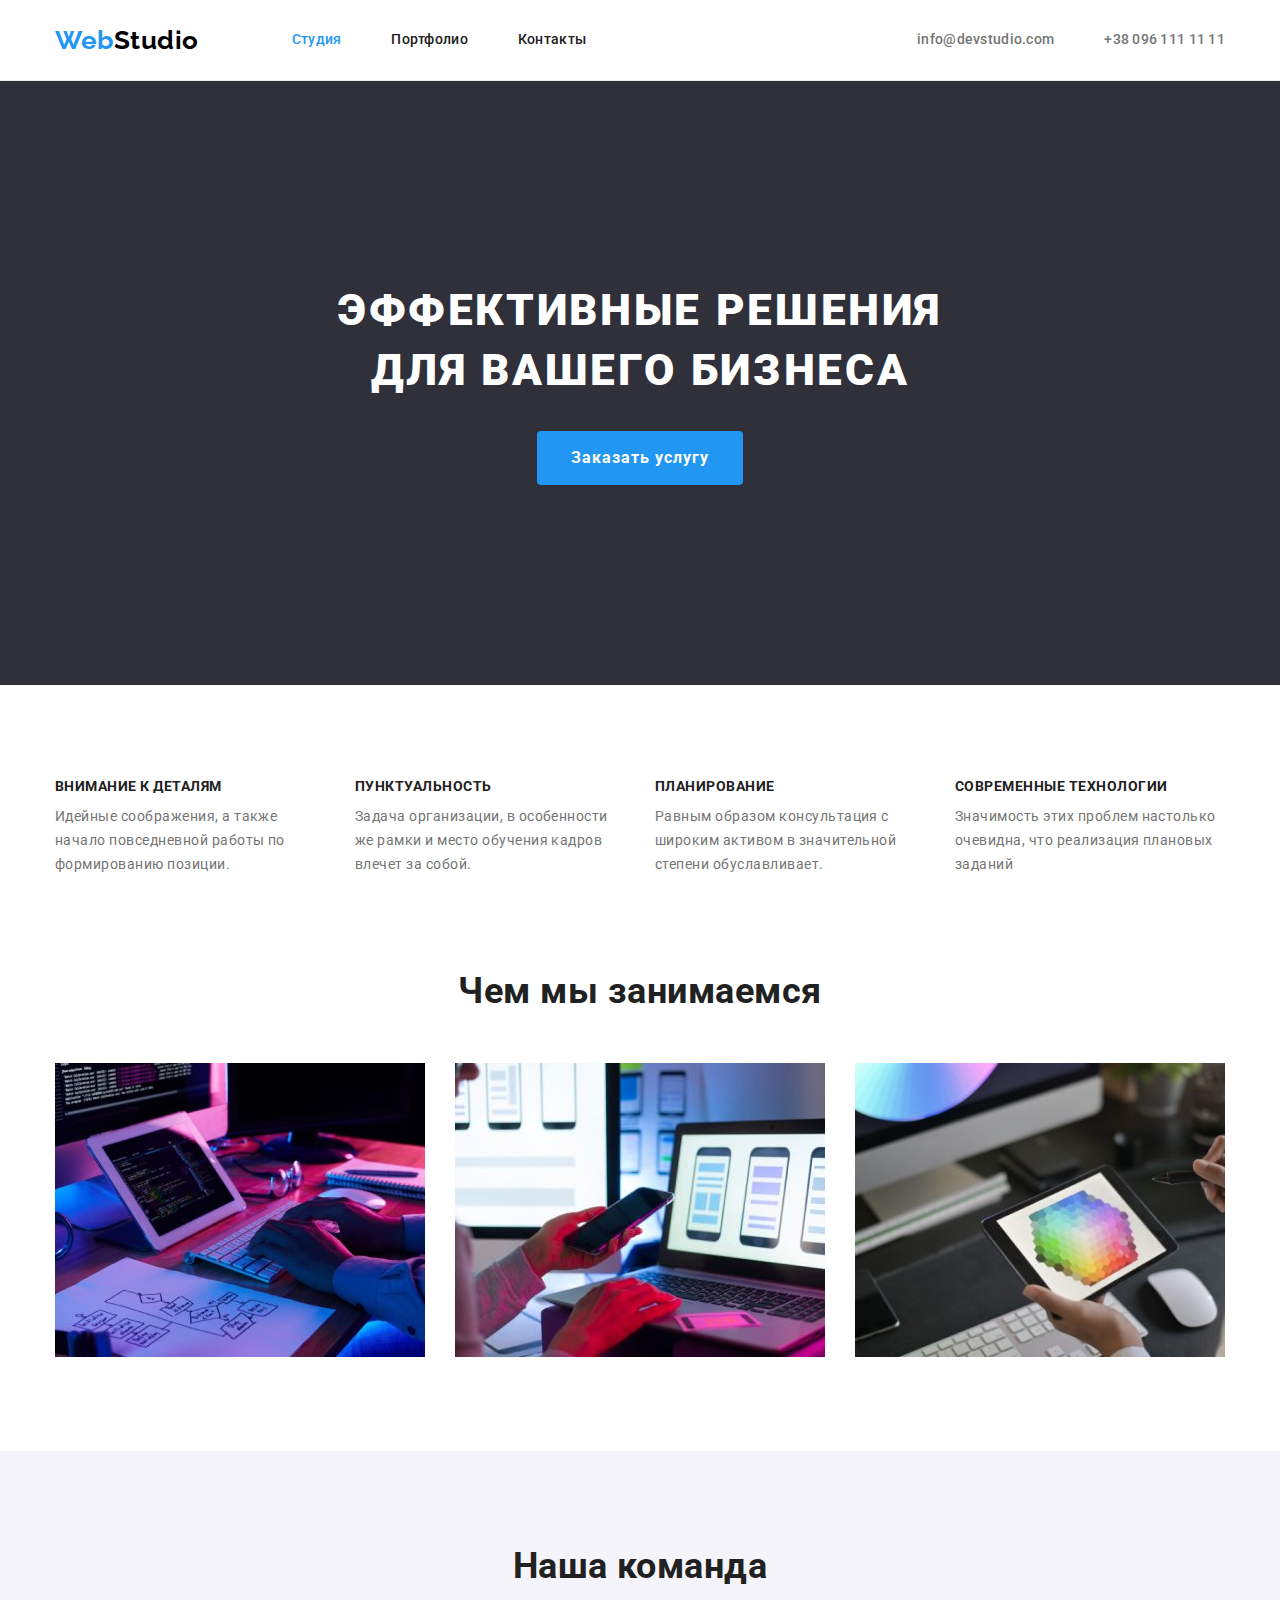
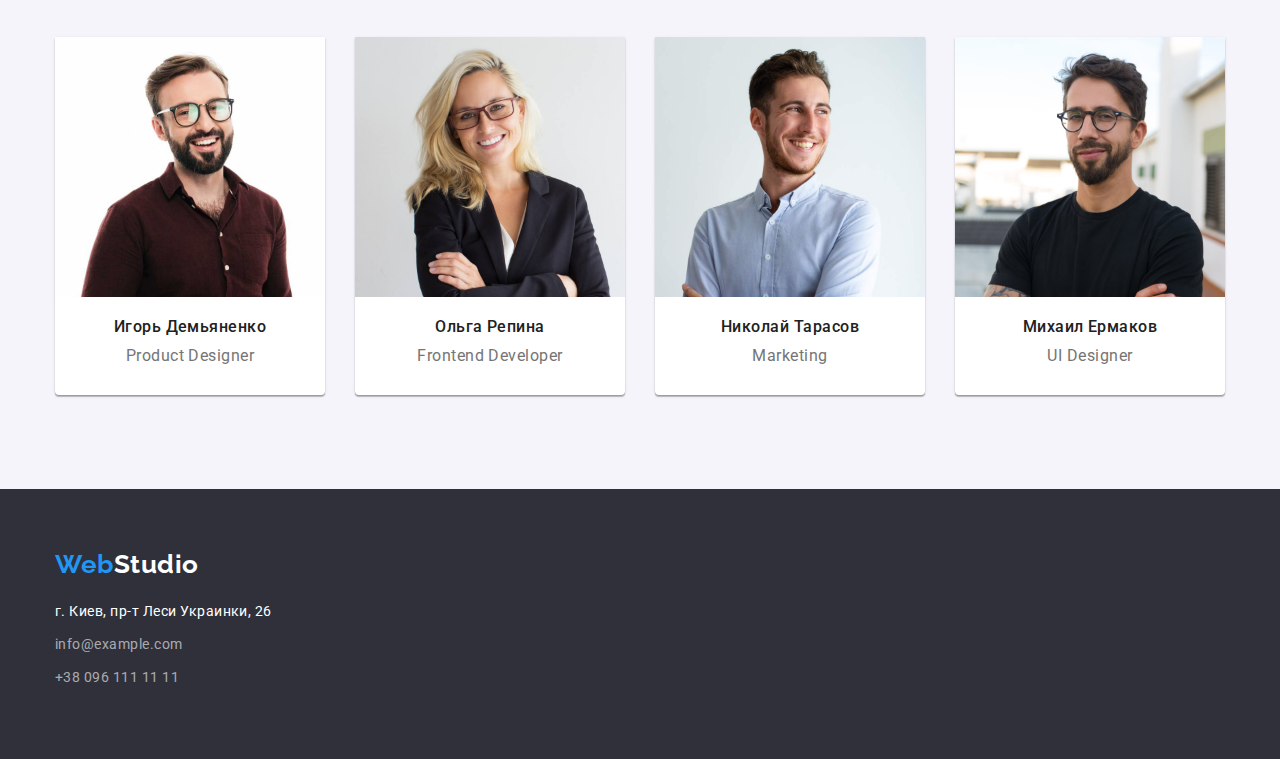
<file: index.html>
<!DOCTYPE html>
<html lang="ru">
  <head>
    <meta charset="UTF-8" />
    <meta http-equiv="X-UA-Compatible" content="IE=edge" />
    <meta name="viewport" content="width=device-width, initial-scale=1.0" />
    <title>goit-markup-hw-03</title>
    <link rel="preconnect" href="https://fonts.googleapis.com" />
    <link
      href="https://fonts.googleapis.com/css2?family=Raleway:wght@700&family=Roboto:wght@400;500;700;900&display=swap"
      rel="stylesheet"
    />
    <link
      rel="stylesheet"
      href="https://cdnjs.cloudflare.com/ajax/libs/modern-normalize/1.1.0/modern-normalize.min.css"
    />
    <link rel="stylesheet" href="./css/styles.css" />
  </head>
  <body>
    <header class="page-heared">
      <div class="container main-nav">
        <nav class="main-nav-menu">
          <a href="/" class="logo"><span>Web</span>Studio</a>
          <ul class="site-nav list">
            <li class="item"><a href="/" class="link current">Студия</a></li>
            <li class="item">
              <a href="./portfolio.html" class="link">Портфолио</a>
            </li>
            <li class="item"><a href="" class="link">Контакты</a></li>
          </ul>
        </nav>
        <ul class="info-nav list">
          <li class="item">
            <a href="mailto:info@devstudio.com" class="link"
              >info@devstudio.com</a
            >
          </li>
          <li class="item">
            <a href="tel:+380961111111" class="link">+38 096 111 11 11</a>
          </li>
        </ul>
      </div>
    </header>
    <main>
      <section class="hero">
        <h1 class="hero-title">Эффективные решения для вашего бизнеса</h1>
        <button type="button" class="button primary">Заказать услугу</button>
      </section>
      <section class="features">
        <div class="container">
          <h2 class="visually-hidden" hidden>
            Эффективные решения для бизнеса
          </h2>
          <ul class="list features-list">
            <li class="item">
              <h3 class="title">Внимание к деталям</h3>
              <p class="features-text">
                Идейные соображения, а также начало повседневной работы по
                формированию позиции.
              </p>
            </li>
            <li class="item">
              <h3 class="title">Пунктуальность</h3>
              <p class="features-text">
                Задача организации, в особенности же рамки и место обучения
                кадров влечет за собой.
              </p>
            </li>
            <li class="item">
              <h3 class="title">Планирование</h3>
              <p class="features-text">
                Равным образом консультация с широким активом в значительной
                степени обуславливает.
              </p>
            </li>
            <li class="item">
              <h3 class="title">Современные технологии</h3>
              <p class="features-text">
                Значимость этих проблем настолько очевидна, что реализация
                плановых заданий
              </p>
            </li>
          </ul>
        </div>
      </section>
      <section class="section">
        <div class="container">
          <h2 class="section-title">Чем мы занимаемся</h2>
          <ul class="work list">
            <li class="work-item">
              <img
                src="images/work1_keybord.jpg"
                alt="Человек пишет код за компьютером"
                width="370"
              />
            </li>
            <li class="work-item">
              <img
                src="images/work2_laptop.jpg"
                alt="Девушка разрабатівает дизайн для смартфона"
                width="370"
              />
            </li>
            <li class="work-item">
              <img
                src="images/work3_tablet.jpg"
                alt="Человек выбирает цвет на IPad"
                width="370"
              />
            </li>
          </ul>
        </div>
      </section>
      <section class="section team">
        <div class="container">
          <h2 class="section-title">Наша команда</h2>
          <ul class="team list">
            <li class="team-member">
              <img
                src="images/Игорь.jpg"
                alt="Игорь Демьяненко"
                width="270"
                class="pic-margine-bottom"
              />
              <h3 class="team-member-heading">Игорь Демьяненко</h3>
              <span>Product Designer</span>
            </li>
            <li class="team-member">
              <img
                src="images/Ольга.jpg"
                alt="Ольга Репина"
                width="270"
                class="pic-margine-bottom"
              />
              <h3 class="team-member-heading">Ольга Репина</h3>
              <span>Frontend Developer</span>
            </li>
            <li class="team-member">
              <img
                src="images/Николай.jpg"
                alt="Николай Тарасов"
                width="270"
                class="pic-margine-bottom"
              />
              <h3 class="team-member-heading">Николай Тарасов</h3>
              <span>Marketing</span>
            </li>
            <li class="team-member">
              <img
                src="images/Михаил.jpg"
                alt="Михаил Ермаков"
                width="270"
                class="pic-margine-bottom"
              />
              <h3 class="team-member-heading">Михаил Ермаков</h3>
              <span>UI Designer</span>
            </li>
          </ul>
        </div>
      </section>
    </main>
    <footer class="section-footer">
      <div class="container">
        <a href="index.html" class="footer logo"><span>Web</span>Studio</a>
        <address class="contacts">
          <p class="footer-address">г. Киев, пр-т Леси Украинки, 26</p>
          <a href="mailto:info@example.com" class="footer-contact"
            >info@example.com</a
          ><br />
          <a href="tel:+380961111111" class="footer-contact"
            >+38 096 111 11 11</a
          >
        </address>
      </div>
    </footer>
  </body>
</html>
</file>
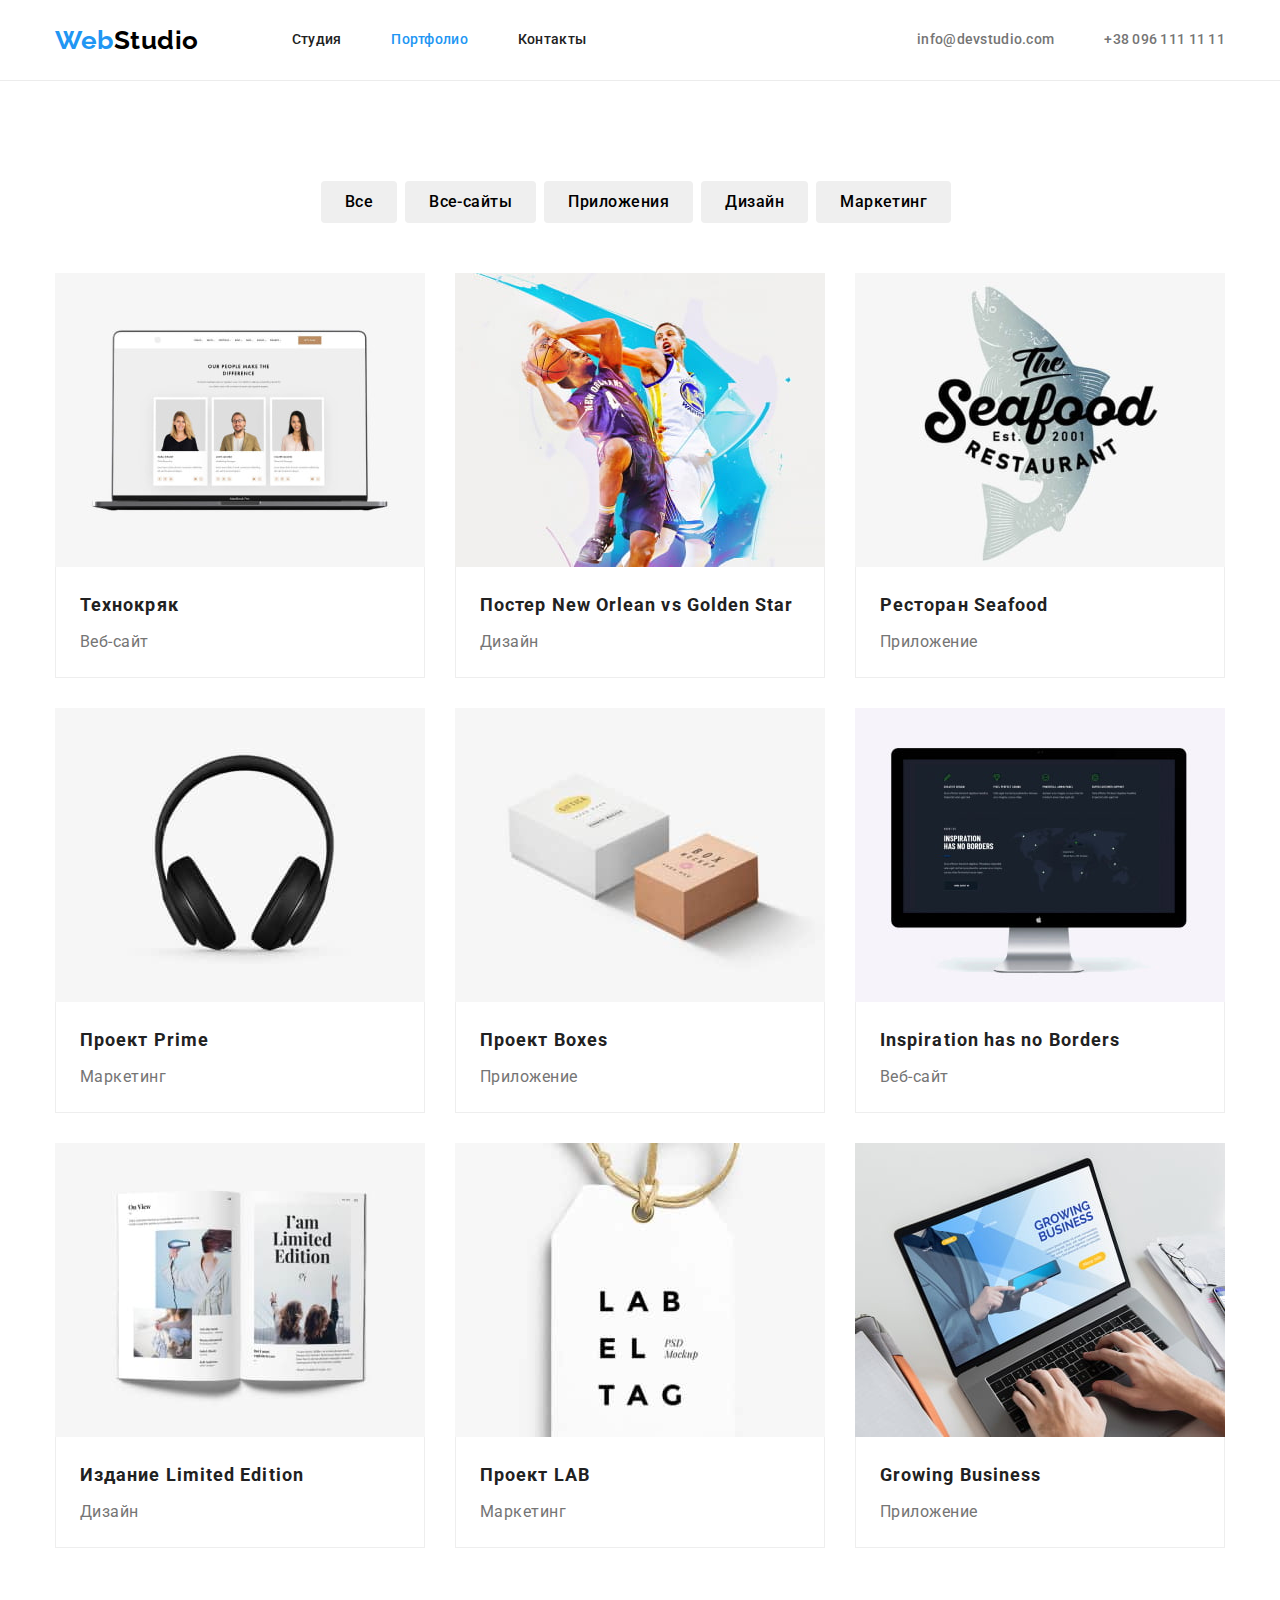
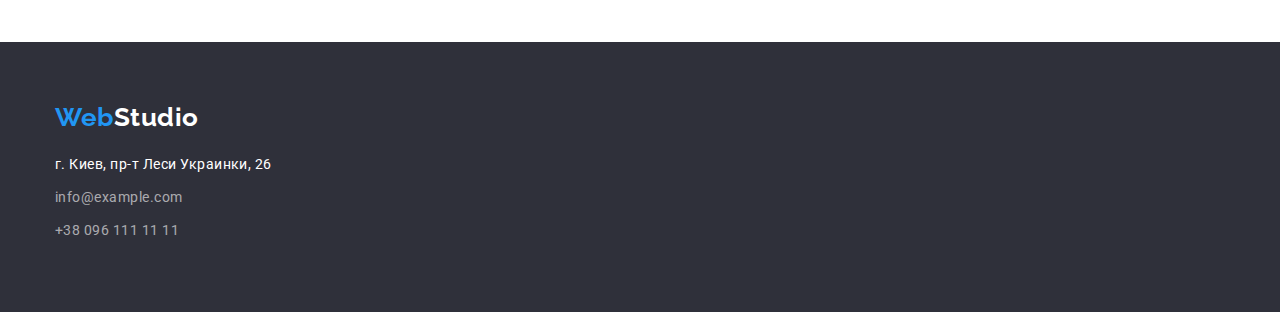
<file: portfolio.html>
<!DOCTYPE html>
<html lang="ru">
  <head>
    <meta charset="UTF-8" />
    <meta http-equiv="X-UA-Compatible" content="IE=edge" />
    <meta name="viewport" content="width=device-width, initial-scale=1.0" />
    <title>goit-markup-hw-03</title>
    <link rel="preconnect" href="https://fonts.googleapis.com" />
    <link
      href="https://fonts.googleapis.com/css2?family=Raleway:wght@700&family=Roboto:wght@400;500;700;900&display=swap"
      rel="stylesheet"
    />
    <link
      rel="stylesheet"
      href="https://cdnjs.cloudflare.com/ajax/libs/modern-normalize/1.1.0/modern-normalize.min.css"
    />
    <link rel="stylesheet" href="./css/styles.css" />
  </head>
  <body>
    <header class="page-heared">
      <div class="container main-nav">
        <nav class="main-nav-menu">
          <a href="index.html" class="logo"><span>Web</span>Studio</a>
          <ul class="site-nav list">
            <li class="item"><a href="./index.html" class="link">Студия</a></li>
            <li class="item">
              <a href="./portfolio.html" class="link current">Портфолио</a>
            </li>
            <li class="item"><a href="" class="link">Контакты</a></li>
          </ul>
        </nav>
        <ul class="info-nav list">
          <li class="item">
            <a href="mailto:info@devstudio.com" class="link"
              >info@devstudio.com</a
            >
          </li>
          <li class="item">
            <a href="tel:+380961111111" class="link">+38 096 111 11 11</a>
          </li>
        </ul>
      </div>
    </header>
    <main>
      <section class="portfolio">
        <div class="container projects">
          <h1 class="visually-hidden" hidden>Наши проекты</h1>
          <ul class="portfolio-filter list">
            <li class="portfolio-filter-item">
              <button type="button" class="button btn-portfolio">Все</button>
            </li>
            <li class="portfolio-filter-item">
              <button type="button" class="button btn-portfolio">
                Все-сайты
              </button>
            </li>
            <li class="portfolio-filter-item">
              <button type="button" class="button btn-portfolio">
                Приложения
              </button>
            </li>
            <li class="portfolio-filter-item">
              <button type="button" class="button btn-portfolio">Дизайн</button>
            </li>
            <li class="portfolio-filter-item">
              <button type="button" class="button btn-portfolio">
                Маркетинг
              </button>
            </li>
          </ul>
          <ul class="project list">
            <li class="flex-element">
              <img
                src="./images/web-site-laptop.jpg"
                alt="Ноутбук, где открыт наш сайт"
                width="370"
              />
              <div class="flex-element-text">
                <h2 class="project-title">Технокряк</h2>
                <span>Веб-сайт</span>
              </div>
            </li>
            <li class="flex-element">
              <img
                src="./images/design.jpg"
                alt="Два баскетболиста"
                width="370"
              />
              <div class="flex-element-text">
                <h2 class="project-title">Постер New Orlean vs Golden Star</h2>
                <span>Дизайн</span>
              </div>
            </li>
            <li class="flex-element">
              <img
                src="./images/restaurant.jpg"
                alt="Логотип в виде рыбы"
                width="370"
              />
              <div class="flex-element-text">
                <h2 class="project-title">Ресторан Seafood</h2>
                <span>Приложение</span>
              </div>
            </li>
            <li class="flex-element">
              <img src="./images/marketing.jpg" alt="Наушники" width="370" />
              <div class="flex-element-text">
                <h2 class="project-title">Проект Prime</h2>
                <span>Маркетинг</span>
              </div>
            </li>
            <li class="flex-element">
              <img
                src="./images/app.jpg"
                alt="Белая и бежевая коробка"
                width="370"
              />
              <div class="flex-element-text">
                <h2 class="project-title">Проект Boxes</h2>
                <span>Приложение</span>
              </div>
            </li>
            <li class="flex-element">
              <img
                src="./images/web-site-desktop.jpg"
                alt="Экран компьютера Mac"
                width="370"
              />
              <div class="flex-element-text">
                <h2 class="project-title">Inspiration has no Borders</h2>
                <span>Веб-сайт</span>
              </div>
            </li>
            <li class="flex-element">
              <img src="./images/design-2.jpg" alt="Журнал" width="370" />
              <div class="flex-element-text">
                <h2 class="project-title">Издание Limited Edition</h2>
                <span>Дизайн</span>
              </div>
            </li>
            <li class="flex-element">
              <img src="./images/marketing-2.jpg" alt="Бирка" width="370" />
              <div class="flex-element-text">
                <h2 class="project-title">Проект LAB</h2>
                <span>Маркетинг</span>
              </div>
            </li>
            <li class="flex-element">
              <img
                src="./images/app-2.jpg"
                alt="Человек работает на ноутбуке"
                width="370"
              />
              <div class="flex-element-text">
                <h2 class="project-title">Growing Business</h2>
                <span>Приложение</span>
              </div>
            </li>
          </ul>
        </div>
      </section>
    </main>
    <footer class="section-footer">
      <div class="container">
        <a href="index.html" class="footer logo"><span>Web</span>Studio</a>
        <address class="contacts">
          <p class="footer-address">г. Киев, пр-т Леси Украинки, 26</p>
          <a href="mailto:info@example.com" class="footer-contact"
            >info@example.com</a
          ><br />
          <a href="tel:+380961111111" class="footer-contact"
            >+38 096 111 11 11</a
          >
        </address>
      </div>
    </footer>
  </body>
</html>
</file>
<file: css/styles.css>
body {
  color: #757575;
  background-color: #ffffff;
  font-family: Roboto, sans-serif;
  font-size: 16px;
  letter-spacing: 0.03em;
}
:root {
  --hd-text-color: #212121;
  --main-text-color: #757575;
  --white-text-color: #ffffff;
  --logo-color: #000000;
  --border-forheader-color: #ececec;
  --border-cards-color: #eeeeee;
  --footer-text-color: #ffffff99;
  --dark-bg-color: #2f303a;
  --light-bg-color: #f5f4fa;
  --accent-color: #2196f3;
}
img {
  display: block;
}
.container {
  margin-left: auto;
  margin-right: auto;
  width: 100%;
  max-width: 1200px;
  padding-left: 15px;
  padding-right: 15px;

  /* outline: 1px solid tomato; */
}

.visually-hidden {
  position: absolute;
  width: 1px;
  height: 1px;
  margin: -1px;
  border: 0;
  padding: 0;
  white-space: nowrap;
  clip-path: inset(100%);
  clip: rect(0 0 0 0);
  overflow: hidden;
}
.list {
  list-style: none;
  margin: 0;
  padding: 0;
}
.page-heared {
  border-bottom: 1px solid var(--border-forheader-color);
}
.main-nav {
  display: flex;
  align-items: center;
}
.main-nav-menu {
  display: flex;
  align-items: center;
}
.logo {
  color: var(--logo-color);
  font-family: Raleway, sans-serif;
  letter-spacing: 0.02em;
  font-weight: 700;
  font-size: 26px;
  line-height: 1.19;
  text-decoration: none;
}
.logo span,
.footer.logo span {
  color: var(--accent-color);
}
.site-nav {
  display: flex;
  margin-left: 93px;
}
.site-nav .item:not(:last-child) {
  margin-right: 50px;
}
.site-nav .link {
  display: block;
  padding-top: 32px;
  padding-bottom: 32px;

  color: var(--hd-text-color);
  font-size: 14px;
  font-weight: 500;
  line-height: 1.14;
  letter-spacing: 0.02em;
  text-decoration: none;
}
.site-nav .link:hover,
.site-nav .link:focus {
  color: var(--accent-color);
}
.site-nav .link.current {
  color: var(--accent-color);
}
.info-nav {
  display: flex;
  margin-left: auto;
}
.info-nav .item + .item {
  margin-left: 50px;
}
.info-nav .link {
  color: var(--main-text-color);
  font-size: 14px;
  font-weight: 500;
  line-height: 1.14;
  letter-spacing: 0.02em;
  text-decoration: none;
}
.info-nav .link:hover {
  color: var(--accent-color);
}
.info-nav .link {
  display: block;
  padding: 30px 0;
}
/* hero */
.hero {
  background-color: var(--dark-bg-color);
  text-align: center;

  padding-top: 200px;
  padding-bottom: 200px;
}
.hero-title {
  width: 696px;
  margin: 0 auto 30px;

  color: var(--white-text-color);
  font-weight: 900;
  font-size: 44px;
  line-height: 1.36;
  letter-spacing: 0.06em;
  text-transform: uppercase;
}
/* section */
.section {
  padding-bottom: 94px;
}
.section-title {
  color: var(--hd-text-color);
  font-weight: 700;
  font-size: 36px;
  line-height: 1.17;
  text-align: center;

  margin-top: 0;
  margin-bottom: 50px;
}
.work.list {
  display: flex;
}
.work-item:not(:last-child) {
  margin-right: 30px;
}
/* features */
.features {
  padding-top: 94px;
  padding-bottom: 94px;
}
.features .title {
  color: var(--hd-text-color);
  font-weight: 700;
  font-size: 14px;
  line-height: 1.14;
  text-transform: uppercase;

  margin-bottom: 10px;
  margin-top: 0;
}
.features-list {
  display: flex;
  margin-right: -30px;
}
.features-list > .item {
  flex-basis: calc(100% / 4 - 30px);
  margin-right: 30px;
}
/* .features-list {
  display: flex;
}
.features-list .item + .item {
  margin-left: 30px;
} */
.features-text {
  font-size: 14px;
  line-height: 1.71;
  padding: 0;
  margin: 0;
}
/* About team */
.section.team {
  padding-top: 94px;
  padding-bottom: 94px;
}
.team {
  display: flex;
  background-color: var(--light-bg-color);

  text-align: center;
}
.team-member:not(:first-child) {
  margin-left: 30px;
}
.team-member {
  box-shadow: 0px 1px 3px rgba(0, 0, 0, 0.12), 0px 1px 1px rgba(0, 0, 0, 0.14),
    0px 2px 1px rgba(0, 0, 0, 0.2);
  border-radius: 0px 0px 4px 4px;
  padding-bottom: 30px;
  background-color: var(--white-text-color);
}
.team-member-heading {
  color: var(--hd-text-color);
  font-weight: 500;
  font-size: 16px;
  line-height: 1.19;

  margin-top: 0;
  margin-bottom: 10px;
}
.team span {
  font-size: 16px;
  line-height: 1.19;
}
/* section-footer */
.section-footer {
  background-color: var(--dark-bg-color);
  color: var(--white-text-color);
  font-size: 14px;
  line-height: 1.71;

  margin-top: 0;
  margin-bottom: 0;
  padding-top: 60px;
  padding-bottom: 60px;
}
.footer.logo {
  display: inline-block;
  color: var(--white-text-color);
  font-size: 26px;

  margin-bottom: 20px;
}
.section-footer p {
  font-style: normal;
  margin-bottom: 9px;
  margin-top: 0;
}
.section-footer > .footer-contact {
  margin-bottom: 9px;
}
.footer-contact {
  display: inline-block;
  color: var(--footer-text-color);
  font-style: normal;
  text-decoration: none;

  margin-bottom: 9px;
}
.footer-address:hover,
.footer-address:focus,
.footer-contact:hover,
.footer-contact:focus {
  color: var(--accent-color);
}
/* Button */
.button {
  font-weight: 700;
  font-size: 16px;
  line-height: 1.88;
  letter-spacing: 0.06em;
  display: inline-block;
  border-color: transparent;
  border-radius: 4px;
  cursor: pointer;
}
.button.primary {
  color: var(--white-text-color);
  background-color: var(--accent-color);

  min-width: 200px;
  padding: 10px 32px;
}
.btn-portfolio {
  font-weight: 500;
  line-height: 1.625;
  padding: 6px 22px;
  letter-spacing: 0.03em;
}
.button.btn-portfolio:hover,
.button.btn-portfolio:focus {
  color: var(--white-text-color);
  background-color: var(--accent-color);
}
/* modifying filter */
.portfolio-filter {
  display: flex;
  flex-direction: row;
  justify-content: center;

  margin-bottom: 50px;
}
.portfolio-filter-item {
  margin-right: 8px;
}
/* section about projects */
.container.projects {
  display: flex;
  flex-direction: column;
}
.portfolio {
  padding-top: 100px;
  padding-bottom: 94px;
}
.project {
  display: flex;
  flex-wrap: wrap;
}
.project-title {
  color: var(--hd-text-color);
  font-weight: 700;
  font-size: 18px;
  line-height: 2;
  letter-spacing: 0.06em;

  margin-top: 0;
  margin-bottom: 4px;
}
.project span {
  line-height: 1.88;
  font-size: 16px;
}
.pic-margine-bottom {
  margin-bottom: 20px;
}
.flex-element {
  width: 370px;
  background-color: var(--white-text-color);

  margin-right: 30px;
  margin-bottom: 30px;
}
.flex-element:nth-child(3n) {
  margin-right: 0;
}
.flex-element:nth-last-child(-n + 3) {
  margin-bottom: 0;
}
.flex-element-text {
  padding: 20px 24px;
  border: 1px solid var(--border-cards-color);
  border-top: none;
}
</file>
